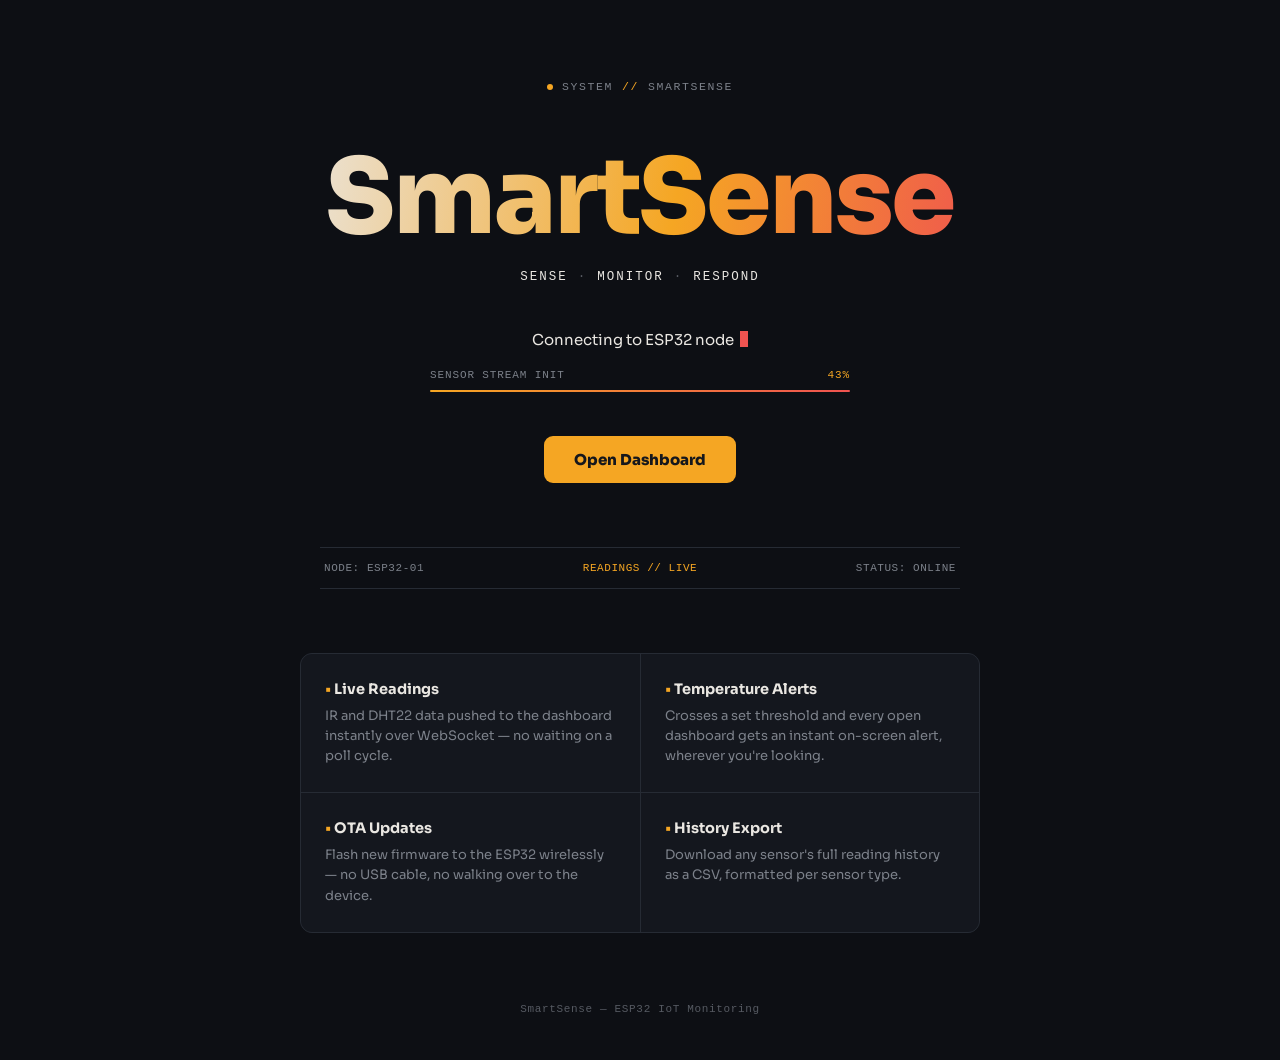
<file: backend/templates/landing.html>
<!DOCTYPE html>
<html lang="en">
<head>
<meta charset="UTF-8">
<meta name="viewport" content="width=device-width, initial-scale=1, viewport-fit=cover">
<title>SmartSense</title>
<link rel="preconnect" href="https://fonts.googleapis.com">
<link rel="preconnect" href="https://fonts.gstatic.com" crossorigin>
<link href="https://fonts.googleapis.com/css2?family=Sora:wght@400;600;700;800&display=swap" rel="stylesheet">
<style>
  :root{
    --bg:#0d0f14; --panel:#14171e; --border:#262b34;
    --text:#eae7e2; --muted:#7c818a; --muted2:#565a62;
    --amber:#f5a623; --red:#ef5350;
    --mono: ui-monospace, "SFMono-Regular", "Cascadia Code", Menlo, Consolas, monospace;
    --sans: "Sora", "Segoe UI", Arial, sans-serif;
    box-sizing:border-box;
    padding-top:env(safe-area-inset-top,0px);
    padding-bottom:env(safe-area-inset-bottom,0px);
  }
  @media (prefers-color-scheme: dark){ :root:not([data-theme="light"]){ --bg:#0d0f14; } }
  :root[data-theme="dark"]{ --bg:#0d0f14; }
  html{ scroll-padding-top:env(safe-area-inset-top,0px); }
  *{ box-sizing:border-box; }
  body{
    margin:0; background:var(--bg); color:var(--text);
    font-family:var(--sans); min-height:100%;
    -webkit-font-smoothing:antialiased;
  }

  .wrap{ max-width:760px; margin:0 auto; padding:80px 24px 40px; }

  .eyebrow{
    display:flex; align-items:center; justify-content:center; gap:9px;
    font-family:var(--mono); font-size:11.5px; letter-spacing:0.14em;
    color:var(--muted); text-transform:uppercase;
    margin-bottom:56px;
  }
  .dot{ width:6px; height:6px; border-radius:50%; background:var(--amber);
        box-shadow:0 0 0 0 rgba(245,166,35,0.5);
        animation:pulse 2.4s ease-out infinite; }
  @keyframes pulse{
    0%{ box-shadow:0 0 0 0 rgba(245,166,35,0.45); }
    70%{ box-shadow:0 0 0 8px rgba(245,166,35,0); }
    100%{ box-shadow:0 0 0 0 rgba(245,166,35,0); }
  }
  .eyebrow .accent{ color:var(--amber); }

  .hero{ text-align:center; }

  .wordmark{
    font-size:clamp(52px, 12vw, 104px);
    font-weight:800; line-height:0.95; letter-spacing:-0.02em;
    margin:0;
    background:linear-gradient(100deg, #eae7e2 0%, #f5a623 55%, #ef5350 100%);
    -webkit-background-clip:text; background-clip:text; color:transparent;
  }

  .tagline{
    font-family:var(--mono); font-size:12.5px; letter-spacing:0.16em;
    color:var(--muted); text-transform:uppercase; margin:22px 0 46px;
  }
  .tagline span{ color:var(--text); }
  .tagline .sep{ color:var(--muted2); margin:0 10px; }

  .connect-line{
    font-size:15px; color:var(--text); margin:0 0 20px;
  }
  .connect-line .cursor{
    display:inline-block; width:8px; height:16px; background:var(--red);
    margin-left:6px; vertical-align:-2px;
    animation:blink 1s step-end infinite;
  }
  @keyframes blink{ 50%{ opacity:0; } }

  .stream{ max-width:420px; margin:0 auto 44px; text-align:left; }
  .stream-label{
    display:flex; justify-content:space-between;
    font-family:var(--mono); font-size:11px; letter-spacing:0.08em;
    color:var(--muted); text-transform:uppercase; margin-bottom:9px;
  }
  #streamPct{ color:var(--amber); }
  .track{ height:2px; background:var(--border); border-radius:2px; overflow:hidden; }
  .fill{
    height:100%; width:0%;
    background:linear-gradient(90deg, var(--amber), var(--red));
    transition:width 2.4s cubic-bezier(.2,.7,.2,1);
  }

  .cta{
    display:inline-block; text-decoration:none;
    background:var(--amber); color:#15171c;
    font-family:var(--sans); font-weight:800; font-size:15px;
    padding:14px 30px; border-radius:9px;
    transition:background .15s ease, transform .1s ease;
  }
  .cta:hover{ background:#d68910; transform:translateY(-1px); }

  .statusbar{
    margin:64px auto 0; max-width:640px;
    border-top:1px solid var(--border); border-bottom:1px solid var(--border);
    padding:14px 4px;
    display:flex; justify-content:space-between; flex-wrap:wrap; gap:10px 20px;
    font-family:var(--mono); font-size:11px; color:var(--muted); letter-spacing:0.05em;
  }
  .statusbar .live{ color:var(--amber); }

  .features{
    max-width:680px; margin:64px auto 0;
    display:grid; grid-template-columns:1fr 1fr; gap:1px;
    background:var(--border); border:1px solid var(--border); border-radius:12px;
    overflow:hidden;
  }
  .feature{ background:var(--panel); padding:26px 24px; }
  .feature h3{
    margin:0 0 8px; font-size:14.5px; font-weight:700; color:var(--text);
  }
  .feature p{
    margin:0; font-size:13px; line-height:1.55; color:var(--muted);
  }
  .feature .mark{ color:var(--amber); }

  footer{
    text-align:center; margin-top:70px;
    font-family:var(--mono); font-size:11px; color:var(--muted2);
    letter-spacing:0.06em;
  }

  @media (max-width:560px){
    .features{ grid-template-columns:1fr; }
    .wrap{ padding:56px 20px 30px; }
  }
</style>
</head>
<body>

<div class="wrap">

  <div class="eyebrow">
    <span class="dot"></span>
    SYSTEM <span class="accent">//</span> SMARTSENSE
  </div>

  <div class="hero">
    <h1 class="wordmark">SmartSense</h1>

    <p class="tagline">
      <span>SENSE</span><span class="sep">·</span><span>MONITOR</span><span class="sep">·</span><span>RESPOND</span>
    </p>

    <p class="connect-line" id="connectLine">Connecting to ESP32 node<span class="cursor"></span></p>

    <div class="stream">
      <div class="stream-label">
        <span>SENSOR STREAM INIT</span>
        <span id="streamPct">0%</span>
      </div>
      <div class="track"><div class="fill" id="fill"></div></div>
    </div>

    <a class="cta" href="/dashboard">Open Dashboard</a>
  </div>

  <div class="statusbar">
    <span>NODE: ESP32&#8209;01</span>
    <span class="live">READINGS // LIVE</span>
    <span>STATUS: ONLINE</span>
  </div>

  <div class="features">
    <div class="feature">
      <h3><span class="mark">•</span> Live Readings</h3>
      <p>IR and DHT22 data pushed to the dashboard instantly over WebSocket — no waiting on a poll cycle.</p>
    </div>
    <div class="feature">
      <h3><span class="mark">•</span> Temperature Alerts</h3>
      <p>Crosses a set threshold and every open dashboard gets an instant on-screen alert, wherever you're looking.</p>
    </div>
    <div class="feature">
      <h3><span class="mark">•</span> OTA Updates</h3>
      <p>Flash new firmware to the ESP32 wirelessly — no USB cable, no walking over to the device.</p>
    </div>
    <div class="feature">
      <h3><span class="mark">•</span> History Export</h3>
      <p>Download any sensor's full reading history as a CSV, formatted per sensor type.</p>
    </div>
  </div>

  <footer>SmartSense &mdash; ESP32 IoT Monitoring</footer>

</div>

<script>
  window.addEventListener('load', () => {
    const fill = document.getElementById('fill');
    const pct = document.getElementById('streamPct');
    const line = document.getElementById('connectLine');

    requestAnimationFrame(() => { fill.style.width = '100%'; });

    let p = 0;
    const timer = setInterval(() => {
      p = Math.min(100, p + Math.ceil(Math.random() * 14));
      pct.textContent = p + '%';
      if (p >= 100) {
        clearInterval(timer);
        line.innerHTML = 'Connected to ESP32 node';
      }
    }, 220);
  });
</script>

</body>
</html>
</file>
